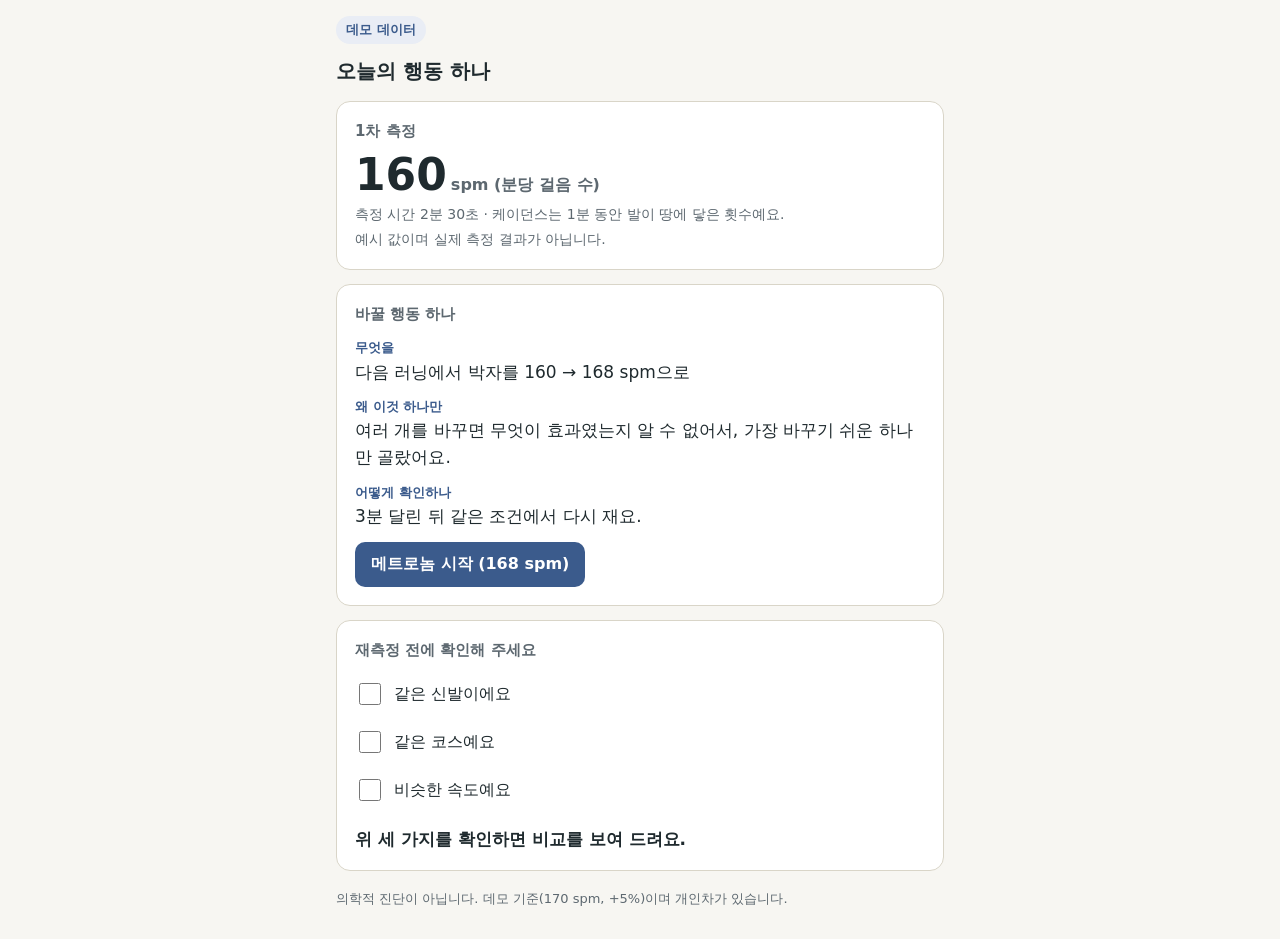
<file: prototypes/백승윤/index.html>
<!doctype html>
<html lang="ko">
<head>
<meta charset="utf-8">
<meta name="viewport" content="width=device-width, initial-scale=1">
<title>행동 카드 · 재측정 비교 (데모)</title>
<style>
  :root {
    --bg: #f7f6f2; --card: #ffffff; --text: #1f2a2e; --muted: #5d6870;
    --line: #d9d5c8; --accent: #3b5b8c; --badge-bg: #e9edf5;
  }
  @media (prefers-color-scheme: dark) {
    :root {
      --bg: #14181b; --card: #1d2327; --text: #e8ecee; --muted: #9aa5ac;
      --line: #333c42; --accent: #8fb0e3; --badge-bg: #26303b;
    }
  }
  * { box-sizing: border-box; }
  body { margin: 0; background: var(--bg); color: var(--text);
    font-family: system-ui, -apple-system, "Segoe UI", "Malgun Gothic", sans-serif; line-height: 1.55; }
  main { max-width: 640px; margin: 0 auto; padding: 16px; }
  .badge { display: inline-block; background: var(--badge-bg); color: var(--accent);
    font-weight: 700; font-size: 13px; padding: 4px 10px; border-radius: 999px; }
  .card { background: var(--card); border: 1px solid var(--line); border-radius: 14px;
    padding: 18px; margin-top: 14px; }
  h1 { font-size: 20px; margin: 12px 0 0; }
  h2 { font-size: 15px; margin: 0 0 8px; color: var(--muted); font-weight: 600; }
  .big { font-size: 44px; font-weight: 800; line-height: 1.1; }
  .unit { font-size: 16px; color: var(--muted); font-weight: 600; margin-left: 4px; }
  .meta { color: var(--muted); font-size: 14px; margin-top: 4px; }
  .row { margin-top: 12px; }
  .row b { display: block; font-size: 13px; color: var(--accent); }
  .row span { font-size: 17px; }
  .check { display: flex; gap: 10px; align-items: center; padding: 10px 0; font-size: 16px; }
  .check input { width: 22px; height: 22px; accent-color: var(--accent); }
  button { font: inherit; background: var(--accent); color: #fff; border: 0; border-radius: 10px;
    padding: 10px 16px; font-weight: 700; cursor: pointer; }
  @media (prefers-color-scheme: dark) { button { color: #0e1214; } }
  button:focus-visible, input:focus-visible { outline: 3px solid var(--accent); outline-offset: 2px; }
  .nums { display: grid; grid-template-columns: repeat(3, 1fr); gap: 8px; text-align: center; }
  .nums div { border: 1px solid var(--line); border-radius: 10px; padding: 10px 4px; }
  .nums small { display: block; color: var(--muted); font-size: 12px; }
  .nums strong { font-size: 24px; }
  .sentence { margin-top: 12px; font-size: 17px; font-weight: 600; }
  .notice { font-size: 13px; color: var(--muted); margin-top: 18px; }
  [hidden] { display: none !important; }
</style>
</head>
<body>
<main>
  <span class="badge">데모 데이터</span>
  <h1>오늘의 행동 하나</h1>

  <section class="card" aria-labelledby="first-h">
    <h2 id="first-h">1차 측정</h2>
    <div><span class="big" id="first-cadence"></span><span class="unit">spm (분당 걸음 수)</span></div>
    <div class="meta" id="first-meta"></div>
    <div class="meta">예시 값이며 실제 측정 결과가 아닙니다.</div>
  </section>

  <section class="card" id="result-card" aria-live="polite"></section>

  <section class="card" id="recheck-card" hidden aria-labelledby="re-h">
    <h2 id="re-h">재측정 전에 확인해 주세요</h2>
    <label class="check"><input type="checkbox" id="c-shoe"> 같은 신발이에요</label>
    <label class="check"><input type="checkbox" id="c-course"> 같은 코스예요</label>
    <label class="check"><input type="checkbox" id="c-speed"> 비슷한 속도예요</label>
    <div id="compare" aria-live="polite"></div>
  </section>

  <p class="notice">의학적 진단이 아닙니다. 데모 기준(170 spm, +5%)이며 개인차가 있습니다.</p>
</main>

<script>
// 데모 데이터: 화면 코드를 고치지 않고 이 값만 바꿔서 시험한다.
const DEMO_DATA = {
  first:   { cadence: 160, durationSec: 150 },
  recheck: { cadence: 166 }
};
const RULES = { minDurationSec: 120, keepAtOrAbove: 170, raise: 1.05 };

const $ = (id) => document.getElementById(id);

function decide(first) {
  if (first.durationSec < RULES.minDurationSec) return { kind: 'insufficient' };
  if (first.cadence >= RULES.keepAtOrAbove) return { kind: 'keep' };
  return { kind: 'action', target: Math.round(first.cadence * RULES.raise) };
}

function renderResult(d) {
  const card = $('result-card');
  const first = DEMO_DATA.first;
  if (d.kind === 'insufficient') {
    card.innerHTML = '<h2>제안</h2><div class="row"><span>데이터가 부족해 이번에는 제안하지 않아요.</span></div>';
  } else if (d.kind === 'keep') {
    card.innerHTML = '<h2>제안</h2><div class="row"><span>지금 박자를 유지하세요. 이번에는 바꿀 행동이 없어요.</span></div>';
  } else {
    card.innerHTML =
      '<h2>바꿀 행동 하나</h2>' +
      '<div class="row"><b>무엇을</b><span>다음 러닝에서 박자를 ' + first.cadence + ' → ' + d.target + ' spm으로</span></div>' +
      '<div class="row"><b>왜 이것 하나만</b><span>여러 개를 바꾸면 무엇이 효과였는지 알 수 없어서, 가장 바꾸기 쉬운 하나만 골랐어요.</span></div>' +
      '<div class="row"><b>어떻게 확인하나</b><span>3분 달린 뒤 같은 조건에서 다시 재요.</span></div>' +
      '<div class="row"><button type="button" id="metro-btn" aria-pressed="false">메트로놈 시작 (' + d.target + ' spm)</button></div>';
    setupMetronome(d.target);
  }
}

// P1: 메트로놈 (외부 파일·네트워크 없이 Web Audio만 사용)
let audioCtx = null, timer = null;
function setupMetronome(bpm) {
  const btn = $('metro-btn');
  btn.addEventListener('click', () => {
    if (timer) {
      clearInterval(timer); timer = null;
      btn.textContent = '메트로놈 시작 (' + bpm + ' spm)';
      btn.setAttribute('aria-pressed', 'false');
      return;
    }
    audioCtx = audioCtx || new (window.AudioContext || window.webkitAudioContext)();
    const tick = () => {
      const o = audioCtx.createOscillator(), g = audioCtx.createGain();
      o.frequency.value = 880; g.gain.value = 0.15;
      o.connect(g); g.connect(audioCtx.destination);
      o.start(); o.stop(audioCtx.currentTime + 0.05);
    };
    tick();
    timer = setInterval(tick, 60000 / bpm);
    btn.textContent = '메트로놈 멈춤';
    btn.setAttribute('aria-pressed', 'true');
  });
}

function renderCompare(d) {
  const box = $('compare');
  const all = $('c-shoe').checked && $('c-course').checked && $('c-speed').checked;
  const none = !$('c-shoe').checked && !$('c-course').checked && !$('c-speed').checked;
  if (none) {
    box.innerHTML = '<div class="sentence">위 세 가지를 확인하면 비교를 보여 드려요.</div>';
    return;
  }
  if (!all) {
    box.innerHTML = '<div class="sentence">조건이 달라 비교하지 않아요.</div>';
    return;
  }
  const f = DEMO_DATA.first.cadence, r = DEMO_DATA.recheck.cadence, t = d.target;
  const moved = r - f;
  const dir = (Math.abs(t - r) < Math.abs(t - f)) ? '목표 쪽으로 ' : '목표 반대쪽으로 ';
  const sign = moved >= 0 ? '+' : '';
  box.innerHTML =
    '<div class="nums">' +
      '<div><small>1차</small><strong>' + f + '</strong></div>' +
      '<div><small>재측정</small><strong>' + r + '</strong></div>' +
      '<div><small>목표</small><strong>' + t + '</strong></div>' +
    '</div>' +
    '<div class="sentence">' + dir + sign + moved + ' spm 움직였어요.</div>';
}

(function init() {
  const first = DEMO_DATA.first;
  $('first-cadence').textContent = first.cadence;
  const min = Math.floor(first.durationSec / 60), sec = first.durationSec % 60;
  $('first-meta').textContent = '측정 시간 ' + min + '분 ' + sec + '초 · 케이던스는 1분 동안 발이 땅에 닿은 횟수예요.';
  const d = decide(first);
  renderResult(d);
  if (d.kind === 'action') {
    $('recheck-card').hidden = false;
    ['c-shoe', 'c-course', 'c-speed'].forEach((id) => $(id).addEventListener('change', () => renderCompare(d)));
    renderCompare(d);
  }
})();
</script>
</body>
</html>
</file>
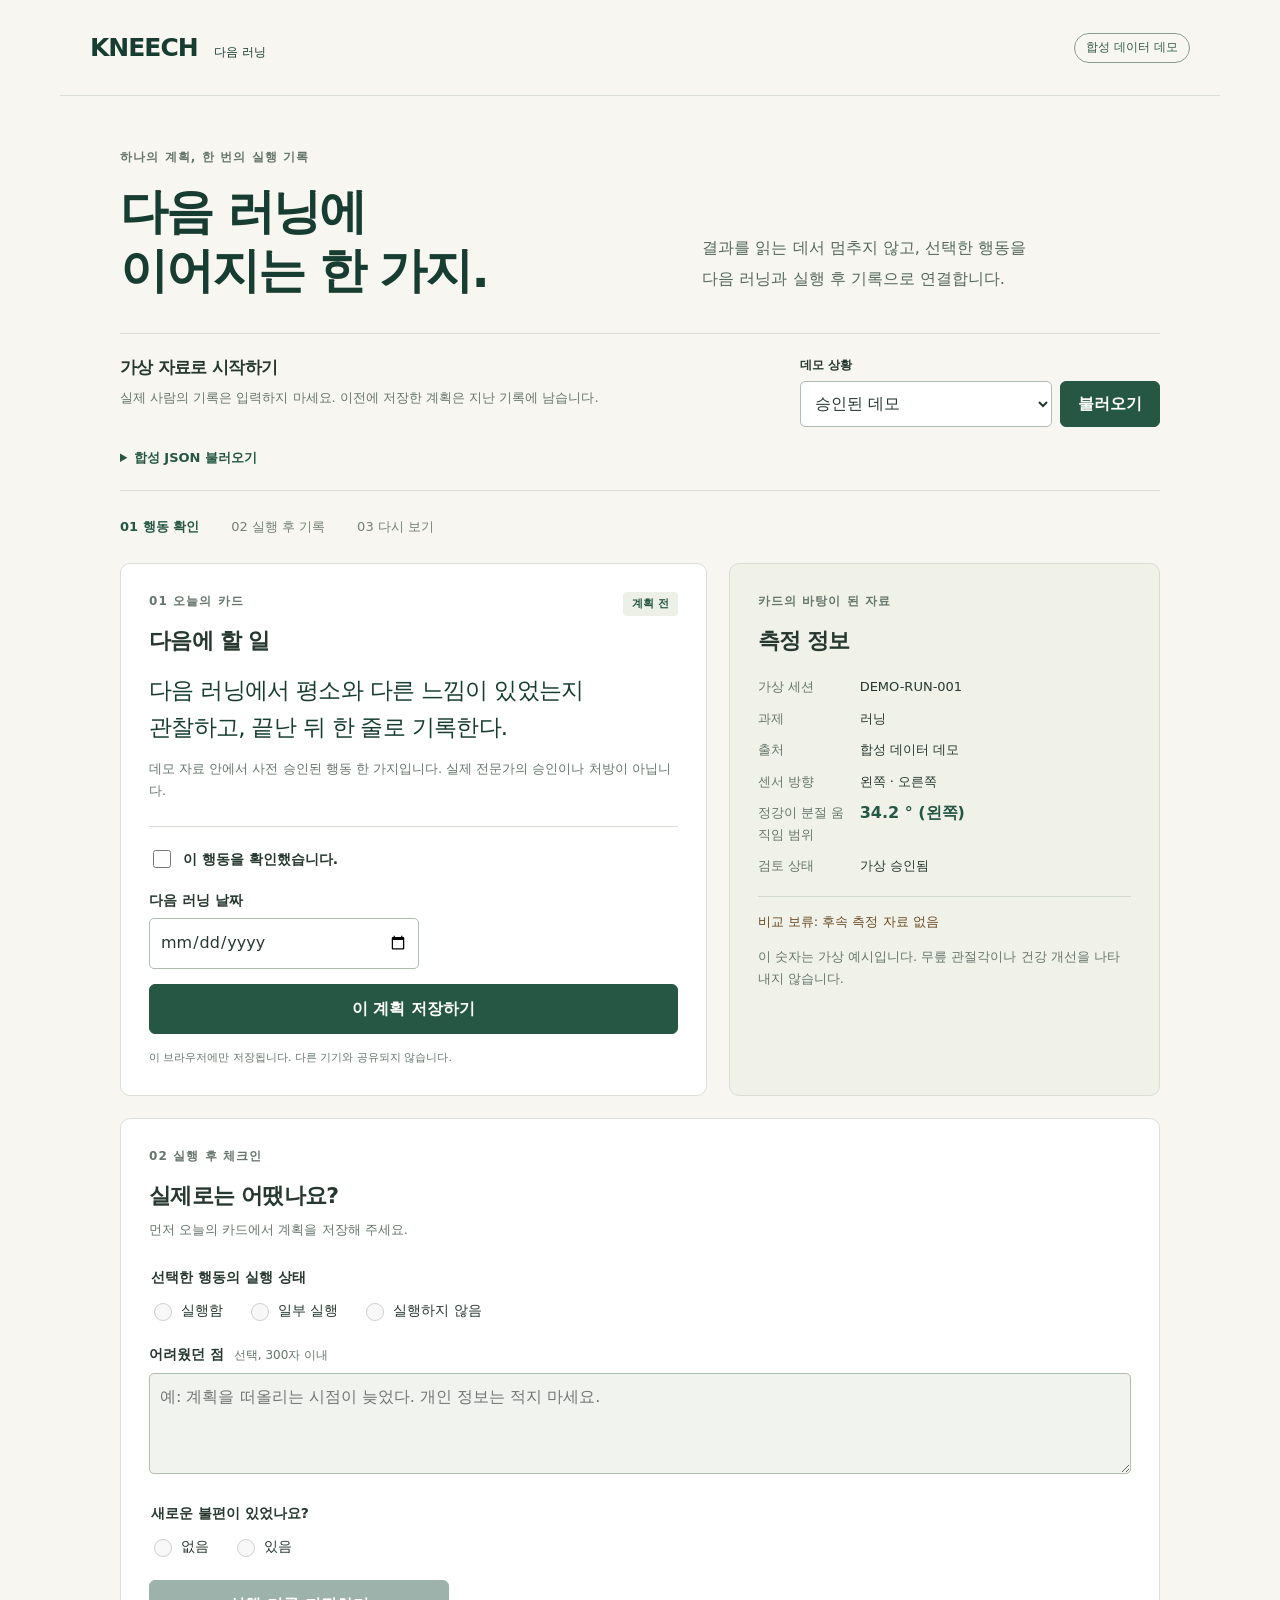
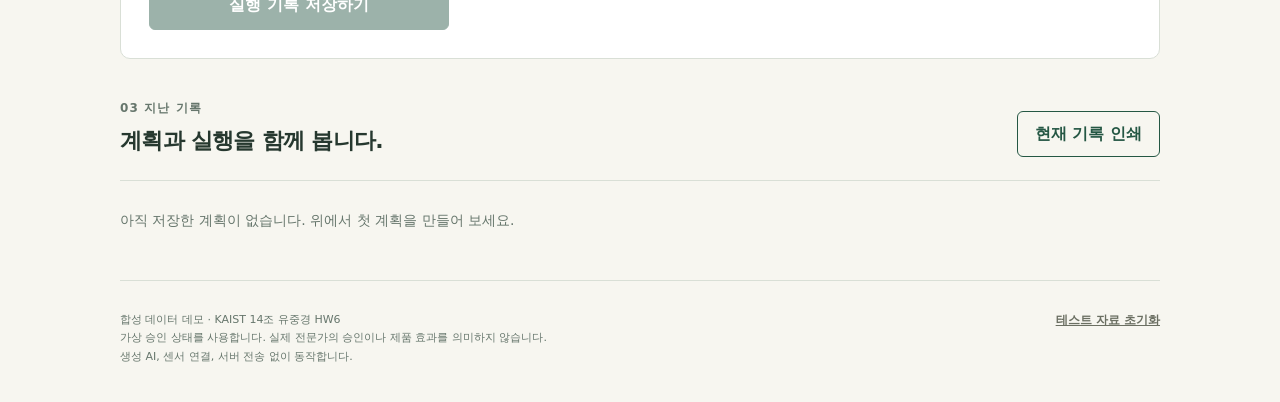
<file: prototypes/유중경/index.html>
<!doctype html>
<html lang="ko">
<head>
  <meta charset="utf-8"><meta name="viewport" content="width=device-width, initial-scale=1">
  <title>KNEECH 다음 러닝 코칭 카드</title>
  <link rel="stylesheet" href="style.css">
  <script src="core.js" defer></script><script src="app.js" defer></script>
</head>
<body>
  <header class="topbar"><a class="wordmark" href="#">KNEECH<span>다음 러닝</span></a><span class="demo-label">합성 데이터 데모</span></header>
  <main>
    <section class="intro"><p class="eyebrow">하나의 계획, 한 번의 실행 기록</p><h1>다음 러닝에 <br>이어지는 한 가지.</h1><p class="intro-copy">결과를 읽는 데서 멈추지 않고, 선택한 행동을<br class="desktop"> 다음 러닝과 실행 후 기록으로 연결합니다.</p></section>
    <div id="message" class="message" role="status" aria-live="polite" hidden></div>
    <section class="source-panel no-print" aria-labelledby="source-title">
      <div><h2 id="source-title">가상 자료로 시작하기</h2><p>실제 사람의 기록은 입력하지 마세요. 이전에 저장한 계획은 지난 기록에 남습니다.</p></div>
      <div class="source-controls"><label for="scenario">데모 상황</label><div class="inline"><select id="scenario"><option value="approved">승인된 데모</option><option value="pending">미승인 데모</option><option value="missing">단측·누락 데모</option><option value="mismatch">과제 불일치 데모</option></select><button id="load-demo" type="button">불러오기</button></div></div>
      <details class="import"><summary>합성 JSON 불러오기</summary><p>예시와 같은 형식만 지원합니다. 실제 식별정보가 들어간 추가 필드는 거절합니다.</p><a href="fixtures/approved.json" download>예시 JSON 내려받기</a><label for="json-file">JSON 파일 선택 (최대 100KB)</label><input type="file" id="json-file" accept=".json,application/json"><label for="json-input">또는 JSON 붙여넣기</label><textarea id="json-input" rows="4" maxlength="100000" spellcheck="false" placeholder="합성 JSON만 붙여넣어 주세요"></textarea><button id="import-json" class="secondary" type="button">입력 자료 불러오기</button></details>
    </section>
    <nav class="steps" aria-label="사용 흐름"><span id="step-one">01 행동 확인</span><span id="step-two">02 실행 후 기록</span><span id="step-three">03 다시 보기</span></nav>
    <div class="workspace">
      <section class="card action-card" aria-labelledby="card-title">
        <div class="section-head"><p class="eyebrow">01 오늘의 카드</p><span id="state-badge" class="status-badge"></span></div>
        <h2 id="card-title">다음에 할 일</h2><p id="action-text" class="action-text"></p>
        <p id="approval-note" class="subtle"></p>
        <div id="review-notice" class="review-notice" hidden></div>
        <form id="plan-form" novalidate class="no-print">
          <label class="check-label"><input type="checkbox" id="action-confirm">이 행동을 확인했습니다.</label>
          <label for="plan-date">다음 러닝 날짜</label><input id="plan-date" type="date" required>
          <button id="save-plan" class="primary" type="submit">이 계획 저장하기</button>
        </form>
        <div id="plan-summary" class="saved-summary" hidden></div>
        <p class="local-note">이 브라우저에만 저장됩니다. 다른 기기와 공유되지 않습니다.</p>
      </section>
      <aside class="card facts-card" aria-labelledby="facts-title"><p class="eyebrow">카드의 바탕이 된 자료</p><h2 id="facts-title">측정 정보</h2><dl id="facts"></dl><p id="comparison" class="comparison"></p><p class="subtle">이 숫자는 가상 예시입니다. 무릎 관절각이나 건강 개선을 나타내지 않습니다.</p></aside>
    </div>
    <section class="card checkin-card" aria-labelledby="checkin-title"><p class="eyebrow">02 실행 후 체크인</p><h2 id="checkin-title">실제로는 어땠나요?</h2><p id="checkin-helper" class="subtle">먼저 오늘의 카드에서 계획을 저장해 주세요.</p>
      <form id="checkin-form" novalidate class="no-print"><fieldset id="checkin-fields" disabled>
        <legend>선택한 행동의 실행 상태</legend><div class="radio-row"><label><input type="radio" name="execution" value="done">실행함</label><label><input type="radio" name="execution" value="partial">일부 실행</label><label><input type="radio" name="execution" value="not_done">실행하지 않음</label></div>
        <label for="barrier">어려웠던 점 <span class="optional">선택, 300자 이내</span></label><textarea id="barrier" maxlength="300" rows="3" placeholder="예: 계획을 떠올리는 시점이 늦었다. 개인 정보는 적지 마세요."></textarea>
        <fieldset class="discomfort"><legend>새로운 불편이 있었나요?</legend><div class="radio-row"><label><input type="radio" name="discomfort" value="no">없음</label><label><input type="radio" name="discomfort" value="yes">있음</label></div></fieldset>
        <button type="submit" class="primary" id="save-checkin">실행 기록 저장하기</button>
      </fieldset></form><div id="checkin-summary" class="saved-summary" hidden></div>
    </section>
    <section class="history-section" aria-labelledby="history-title"><div class="history-head"><div><p class="eyebrow">03 지난 기록</p><h2 id="history-title">계획과 실행을 함께 봅니다.</h2></div><button id="print" type="button" class="secondary no-print">현재 기록 인쇄</button></div><div id="history"></div></section>
    <footer><p>합성 데이터 데모 · KAIST 14조 유중경 HW6<br>가상 승인 상태를 사용합니다. 실제 전문가의 승인이나 제품 효과를 의미하지 않습니다.<br>생성 AI, 센서 연결, 서버 전송 없이 동작합니다.</p><button id="reset" class="text-button no-print" type="button">테스트 자료 초기화</button></footer>
  </main>
</body>
</html>
</file>
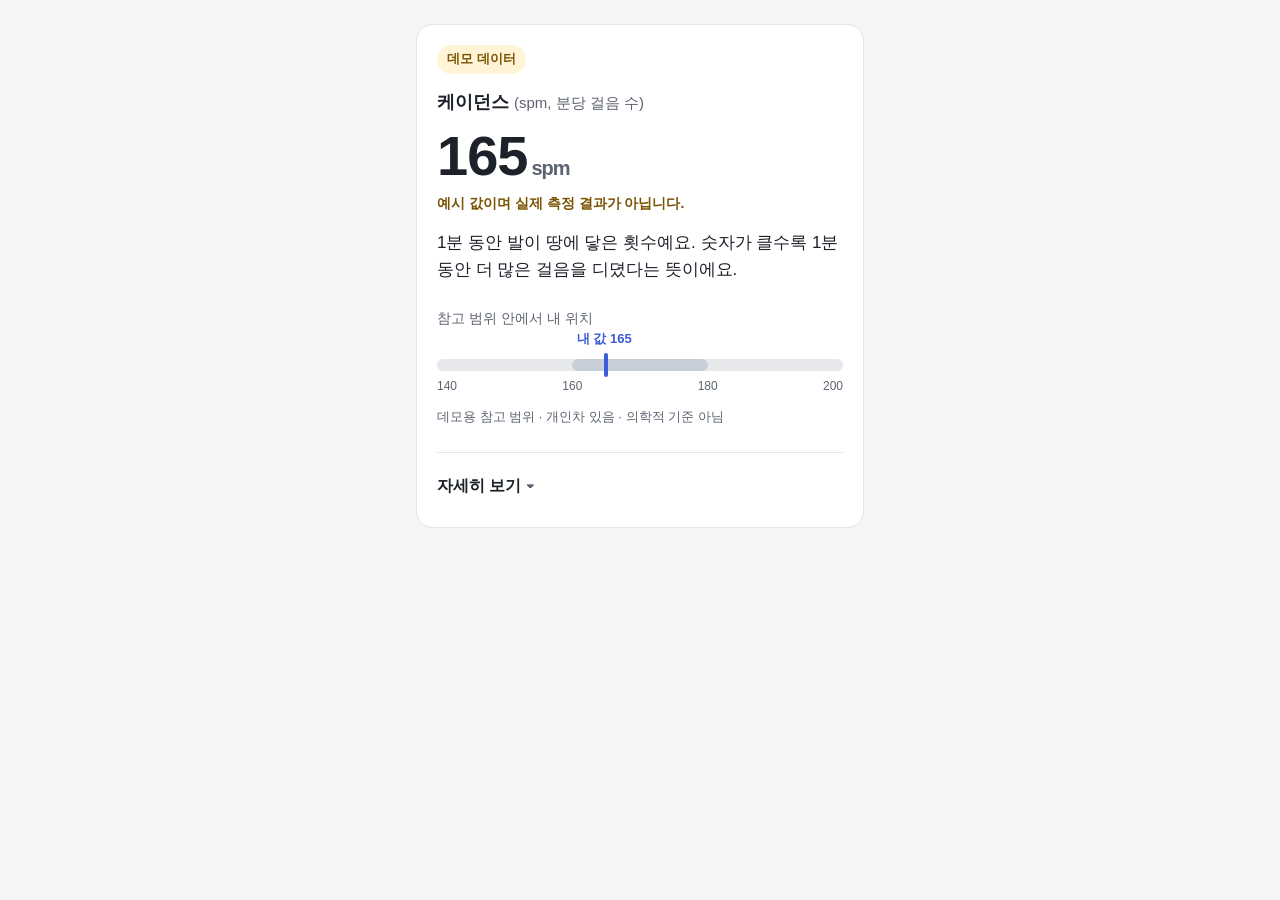
<file: prototypes/장현아/index.html>
<!doctype html>
<html lang="ko">
<head>
<meta charset="utf-8">
<meta name="viewport" content="width=device-width, initial-scale=1">
<title>Running Insight Card</title>
<script>
  // ── 데모 데이터 ─────────────────────────────────────────────
  // 실제 측정값이 아닙니다. 실제 센서 데이터 연동(P2) 때 이 객체만 교체합니다.
  const DEMO_DATA = {
    isDemo: true,
    metric: "케이던스",
    unit: "spm",
    unitLabel: "분당 걸음 수",
    value: 165,
    // 데모용 참고 범위입니다. 검증된 의학적 기준이 아닙니다.
    referenceRange: { min: 160, max: 180 },
    // 막대 양 끝에 보일 눈금 범위
    scale: { min: 140, max: 200 },
  };
</script>
<style>
  :root {
    --bg: #f4f5f7;
    --card: #ffffff;
    --text: #1d2129;
    --muted: #5c6370;
    --line: #e2e5ea;
    --badge-bg: #fff4d6;
    --badge-text: #7a5300;
    --track: #e6e8ec;
    --band: #c9cfd9;
    --marker: #3b5bdb;
    --focus: #3b5bdb;
  }
  @media (prefers-color-scheme: dark) {
    :root:not([data-theme="light"]) {
      --bg: #111317;
      --card: #1b1e24;
      --text: #e8eaee;
      --muted: #a3a9b4;
      --line: #2c3038;
      --badge-bg: #3d3216;
      --badge-text: #f3d68a;
      --track: #2c3038;
      --band: #4a515e;
      --marker: #8ea6ff;
      --focus: #8ea6ff;
    }
  }
  :root[data-theme="dark"] {
    --bg: #111317;
    --card: #1b1e24;
    --text: #e8eaee;
    --muted: #a3a9b4;
    --line: #2c3038;
    --badge-bg: #3d3216;
    --badge-text: #f3d68a;
    --track: #2c3038;
    --band: #4a515e;
    --marker: #8ea6ff;
    --focus: #8ea6ff;
  }

  * { box-sizing: border-box; }
  body {
    margin: 0;
    background: var(--bg);
    color: var(--text);
    font-family: -apple-system, BlinkMacSystemFont, "Apple SD Gothic Neo", "Noto Sans KR", "Malgun Gothic", sans-serif;
    line-height: 1.6;
    word-break: keep-all;
    overflow-wrap: anywhere;
  }
  main {
    max-width: 480px;
    margin: 0 auto;
    padding: 24px 16px 40px;
  }
  .card {
    background: var(--card);
    border: 1px solid var(--line);
    border-radius: 16px;
    padding: 20px;
  }
  .badge {
    display: inline-block;
    background: var(--badge-bg);
    color: var(--badge-text);
    font-size: 13px;
    font-weight: 700;
    padding: 4px 10px;
    border-radius: 999px;
  }
  h1 {
    font-size: 18px;
    margin: 14px 0 0;
  }
  h1 .unit-label {
    color: var(--muted);
    font-weight: 400;
    font-size: 15px;
  }
  .value {
    margin: 8px 0 0;
    font-size: 56px;
    font-weight: 800;
    line-height: 1.1;
    letter-spacing: -1px;
  }
  .value .unit {
    font-size: 20px;
    font-weight: 600;
    color: var(--muted);
    margin-left: 4px;
  }
  .demo-note {
    margin: 6px 0 0;
    font-size: 14px;
    color: var(--badge-text);
    font-weight: 600;
  }
  .summary {
    margin: 14px 0 0;
    font-size: 17px;
  }

  .range { margin-top: 24px; }
  .range-title {
    font-size: 14px;
    color: var(--muted);
    margin: 0 0 30px;
  }
  .bar {
    position: relative;
    height: 12px;
    background: var(--track);
    border-radius: 999px;
  }
  .band {
    position: absolute;
    top: 0;
    bottom: 0;
    background: var(--band);
    border-radius: 999px;
  }
  .marker {
    position: absolute;
    top: -6px;
    width: 4px;
    height: 24px;
    margin-left: -2px;
    background: var(--marker);
    border-radius: 2px;
  }
  .marker-label {
    position: absolute;
    bottom: 28px;
    transform: translateX(-50%);
    white-space: nowrap;
    font-size: 13px;
    font-weight: 700;
    color: var(--marker);
  }
  .ticks {
    position: relative;
    height: 20px;
    margin-top: 6px;
    font-size: 12px;
    color: var(--muted);
  }
  .ticks span {
    position: absolute;
    transform: translateX(-50%);
    white-space: nowrap;
  }
  .ticks span:first-child { transform: none; }
  .ticks span:last-child { transform: translateX(-100%); }
  .range-note {
    margin: 10px 0 0;
    font-size: 13px;
    color: var(--muted);
  }

  details {
    margin-top: 24px;
    border-top: 1px solid var(--line);
    padding-top: 12px;
  }
  summary {
    cursor: pointer;
    font-weight: 700;
    font-size: 16px;
    padding: 8px 0;
    list-style: none;
  }
  summary::-webkit-details-marker { display: none; }
  summary::after { content: " ▾"; color: var(--muted); }
  details[open] summary::after { content: " ▴"; }
  summary:focus-visible {
    outline: 2px solid var(--focus);
    outline-offset: 4px;
    border-radius: 4px;
  }
  details section { margin-top: 12px; }
  details h2 {
    font-size: 15px;
    margin: 0 0 4px;
  }
  details p {
    margin: 0;
    font-size: 15px;
    color: var(--muted);
  }
</style>
</head>
<body>
<main>
  <article class="card" aria-labelledby="metric-title">
    <span class="badge" id="demo-badge">데모 데이터</span>

    <h1 id="metric-title">
      <span id="metric-name"></span>
      <span class="unit-label" id="metric-unit-label"></span>
    </h1>

    <p class="value" id="metric-value"></p>
    <p class="demo-note" id="demo-note">예시 값이며 실제 측정 결과가 아닙니다.</p>

    <p class="summary">1분 동안 발이 땅에 닿은 횟수예요. 숫자가 클수록 1분 동안 더 많은 걸음을 디뎠다는 뜻이에요.</p>

    <section class="range" aria-labelledby="range-title">
      <p class="range-title" id="range-title">참고 범위 안에서 내 위치</p>
      <div class="bar" id="bar" role="img">
        <div class="band" id="band"></div>
        <div class="marker" id="marker"><span class="marker-label" id="marker-label"></span></div>
      </div>
      <div class="ticks" id="ticks" aria-hidden="true"></div>
      <p class="range-note">데모용 참고 범위 · 개인차 있음 · 의학적 기준 아님</p>
    </section>

    <details>
      <summary>자세히 보기</summary>

      <section>
        <h2>케이던스는 이렇게 세요</h2>
        <p>달리는 동안 발이 땅에 닿을 때마다 한 걸음으로 세고, 그 수를 1분 기준으로 바꾼 값이에요. KNEECH는 무릎에 찬 센서의 움직임으로 걸음을 세는 방식을 목표로 하고 있어요.</p>
      </section>

      <section>
        <h2>왜 사람마다 다를까요</h2>
        <p>케이던스는 키, 다리 길이, 달리는 속도, 러닝 경험에 따라 자연스럽게 달라져요. 같은 사람도 천천히 달릴 때와 빠르게 달릴 때 숫자가 달라요. 그래서 하나의 정답 숫자는 없어요.</p>
      </section>

      <section>
        <h2>이 데이터에 대해</h2>
        <p>지금 보이는 숫자는 화면을 설명하기 위해 만든 예시 값이에요. 실제로 측정한 결과가 아니고, 참고 범위도 검증된 기준이 아닌 데모용 예시예요. 센서 측정은 아직 검증 중이에요.</p>
      </section>
    </details>
  </article>
</main>

<script>
  (function render(data) {
    const pct = (v) => ((v - data.scale.min) / (data.scale.max - data.scale.min)) * 100;
    const clamp = (n) => Math.min(100, Math.max(0, n));

    document.getElementById("demo-badge").hidden = !data.isDemo;
    document.getElementById("demo-note").hidden = !data.isDemo;

    document.getElementById("metric-name").textContent = data.metric;
    document.getElementById("metric-unit-label").textContent = `(${data.unit}, ${data.unitLabel})`;

    const valueEl = document.getElementById("metric-value");
    valueEl.textContent = data.value;
    const unitEl = document.createElement("span");
    unitEl.className = "unit";
    unitEl.textContent = data.unit;
    valueEl.appendChild(unitEl);

    const { min, max } = data.referenceRange;
    const band = document.getElementById("band");
    band.style.left = `${clamp(pct(min))}%`;
    band.style.width = `${clamp(pct(max)) - clamp(pct(min))}%`;

    document.getElementById("marker").style.left = `${clamp(pct(data.value))}%`;
    document.getElementById("marker-label").textContent = `내 값 ${data.value}`;

    const ticks = document.getElementById("ticks");
    [data.scale.min, min, max, data.scale.max].forEach((t) => {
      const s = document.createElement("span");
      s.style.left = `${pct(t)}%`;
      s.textContent = t;
      ticks.appendChild(s);
    });

    document.getElementById("bar").setAttribute(
      "aria-label",
      `데모용 참고 범위 ${min}에서 ${max} ${data.unit} 사이에서 내 값 ${data.value} ${data.unit}의 위치`
    );
  })(DEMO_DATA);
</script>
</body>
</html>
</file>
<file: prototypes/유중경/style.css>
*{box-sizing:border-box} :root{color-scheme:light;--paper:#f7f6f0;--ink:#173d32;--muted:#66766c;--line:#d9dfd6;--green:#255744;--soft:#edf0e6;--orange:#8d4218}body{margin:0;background:var(--paper);color:#26382f;font-family:"Malgun Gothic","Apple SD Gothic Neo",system-ui,sans-serif;line-height:1.65}button,input,select,textarea{font:inherit}button,a,input,select,textarea{outline-offset:4px}button{cursor:pointer;border:1px solid var(--green);border-radius:6px;padding:10px 17px;background:var(--green);color:#fff;font-weight:650;line-height:1.5}button:hover:not(:disabled){background:#173f31}button:disabled{opacity:.45;cursor:not-allowed}a{color:var(--green)}h1,h2,p{margin:0}h2{font-size:22px;letter-spacing:-.7px;line-height:1.4}label{display:block;font-size:14px;font-weight:600}input:not([type=radio]):not([type=checkbox]),select,textarea{width:100%;background:#fff;border:1px solid #aebeb0;border-radius:5px;padding:10px;color:#26382f}textarea{resize:vertical}input[type=checkbox],input[type=radio]{accent-color:var(--green);width:18px;height:18px;flex-shrink:0}input:disabled,textarea:disabled{background:#f1f3ee}fieldset{padding:0;border:0;margin:0;min-width:0}legend{font-size:14px;font-weight:600;margin-bottom:10px}.topbar{max-width:1160px;margin:auto;padding:27px 30px;display:flex;align-items:center;justify-content:space-between;border-bottom:1px solid var(--line)}.wordmark{text-decoration:none;color:var(--ink);font-weight:850;font-size:25px;letter-spacing:-1px}.wordmark span{font-size:12px;letter-spacing:0;margin-left:16px;font-weight:500}.demo-label{font-size:12px;border:1px solid #8a9d8d;padding:4px 11px;border-radius:20px;color:#345a45}main{max-width:1100px;padding:0 30px;margin:auto}.intro{padding:52px 0 34px;position:relative}.eyebrow{font-size:12px;font-weight:700;color:var(--muted);letter-spacing:1.1px;margin-bottom:14px}h1{font-size:48px;line-height:1.22;letter-spacing:-2px;color:var(--ink);font-weight:750}.intro-copy{position:absolute;left:56%;bottom:39px;font-size:16px;color:#55695b;line-height:1.9}.source-panel{border-top:1px solid var(--line);border-bottom:1px solid var(--line);padding:22px 0;display:grid;grid-template-columns:1fr 360px;gap:20px}.source-panel h2{font-size:17px;margin-bottom:7px}.source-panel p{font-size:13px;color:var(--muted)}.source-controls label{font-size:12px;margin-bottom:5px}.inline{display:flex;gap:8px}.inline select{flex:1}.inline button{flex-shrink:0}.import{grid-column:1/-1;font-size:13px}.import summary{cursor:pointer;color:var(--green);font-weight:600}.import p{margin:12px 0 4px}.import label{margin:12px 0 5px}.import button{margin-top:10px}.steps{display:flex;gap:32px;padding:25px 0;font-size:13px;color:#748174}.steps .active{color:var(--green);font-weight:750}.workspace{display:grid;grid-template-columns:1.36fr 1fr;gap:22px}.card{background:#fff;border:1px solid var(--line);border-radius:10px;padding:28px}.section-head{display:flex;gap:15px;justify-content:space-between;align-items:start}.status-badge{font-size:11px;font-weight:700;color:var(--green);padding:3px 9px;background:var(--soft);border-radius:4px;white-space:nowrap}.status-badge.warning{background:#fbecdf;color:var(--orange)}.action-text{font-size:23px;line-height:1.6;letter-spacing:-.7px;color:var(--ink);margin:16px 0 12px;word-break:keep-all;overflow-wrap:anywhere}.subtle{font-size:13px;color:var(--muted);line-height:1.7}.action-card form{margin-top:24px;border-top:1px solid var(--line);padding-top:20px}.check-label{display:flex;gap:9px;align-items:center;margin-bottom:18px}.action-card input[type=date]{margin:6px 0 15px;max-width:270px;display:block}.primary{width:100%;padding:12px 18px}.local-note{font-size:11px;color:var(--muted);margin-top:15px}.facts-card{background:#f0f2ea}.facts-card dl{margin:20px 0}.facts-card dl div{display:grid;grid-template-columns:90px 1fr;gap:12px;margin-bottom:10px;font-size:13px}.facts-card dt{color:var(--muted)}.facts-card dd{margin:0;word-break:break-word}.facts-card .metric-row dd{font-weight:750;font-size:16px;line-height:1.4;color:var(--green)}.comparison{font-size:13px;color:#6a4b25;border-top:1px solid #d2d9cd;padding-top:14px;margin-bottom:13px}.review-notice{font-size:14px;background:#fff0e3;color:#803b18;border-left:3px solid #b36a39;padding:14px;margin-top:17px}.saved-summary{margin-top:18px;background:var(--soft);padding:16px;border-radius:5px;font-size:14px;overflow-wrap:anywhere}.saved-summary p+p{margin-top:8px}.checkin-card{margin-top:22px}.checkin-card h2{margin-bottom:8px}.checkin-card form{margin-top:24px}.radio-row{display:flex;gap:10px 23px;flex-wrap:wrap;margin-bottom:21px}.radio-row label{display:flex;align-items:center;gap:6px;font-weight:500}.checkin-card textarea{margin:7px 0 20px}.optional{font-size:12px;color:var(--muted);font-weight:400;margin-left:5px}.discomfort{margin-top:0}.checkin-card .primary{max-width:300px}.history-section{margin-top:40px}.history-head{display:flex;justify-content:space-between;gap:20px;align-items:end;margin-bottom:23px}.history-head .eyebrow{margin-bottom:8px}.secondary{background:transparent;color:var(--green)}.secondary:hover:not(:disabled){background:var(--soft)}.empty-history{padding:28px 0;border-top:1px solid var(--line);font-size:14px;color:var(--muted)}.history-item{border-top:1px solid var(--line);padding:22px 0;display:grid;grid-template-columns:140px 1fr;gap:24px;break-inside:avoid;overflow-wrap:anywhere}.history-item h3{margin:0;font-size:16px;color:var(--ink)}.history-item p{font-size:14px;margin-bottom:7px}.history-item .history-meta{font-size:12px;color:var(--muted)}.history-item .needs-review{color:var(--orange);font-weight:650}.message{padding:15px 18px;border:1px solid #a0b29c;background:#e8f0e3;border-radius:6px;font-size:14px;margin-bottom:18px;overflow-wrap:anywhere}.message.error{border-color:#d0a98a;background:#fff0e3;color:#803b18}footer{padding:30px 0 36px;border-top:1px solid var(--line);margin-top:20px;display:flex;gap:25px;align-items:start;justify-content:space-between}footer p{font-size:11px;color:var(--muted)}.text-button{padding:0;background:transparent;color:#6b6f62;border:0;font-size:12px;text-decoration:underline;white-space:nowrap}.text-button:hover:not(:disabled){background:transparent;color:var(--green)}[hidden]{display:none!important}@media(max-width:720px){.topbar{padding:20px}.wordmark span{display:none}main{padding:0 20px}.intro{padding-top:35px}h1{font-size:38px}.intro-copy{position:static;margin-top:21px;font-size:14px}.desktop{display:none}.source-panel{grid-template-columns:1fr;gap:17px}.workspace{grid-template-columns:1fr;gap:15px}.card{padding:22px}.steps{gap:20px;font-size:11px}.action-text{font-size:21px}.history-head{align-items:start;flex-direction:column}.history-item{grid-template-columns:1fr;gap:8px}.radio-row{gap:12px}.checkin-card .primary{max-width:none}footer{flex-direction:column}.facts-card dl div{grid-template-columns:83px 1fr}.intro br{display:none}}@media print{@page{size:A4;margin:15mm}body{font-size:10pt;background:white;color:#111}.no-print,.intro-copy,.steps,#message{display:none!important}.topbar,main{padding:0;max-width:none}.topbar{padding-bottom:10px}.intro{padding:20px 0}h1{font-size:25pt;line-height:1.3}h1 br{display:none}.eyebrow{font-size:9pt;margin-bottom:7px}h2{font-size:15pt}.workspace{grid-template-columns:1.2fr 1fr;gap:12px}.card{padding:15px;border-color:#aaa;border-radius:0;break-inside:avoid}.action-text{font-size:15pt}.subtle,.facts-card dl div,.comparison,.history-item p{font-size:9pt}.status-badge{border:1px solid #aaa}.checkin-card{margin-top:15px}.history-section{margin-top:20px}.history-item{padding:14px 0;grid-template-columns:110px 1fr}.history-head{margin-bottom:14px}footer{padding-bottom:0}.demo-label{font-size:10pt}.saved-summary{background:white;border-top:1px solid #bbb;padding:12px 0}.review-notice{background:white;border:1px solid #999}.facts-card{background:white}a{color:inherit;text-decoration:none}}
@media print{.history-head{break-after:avoid}.history-section{break-inside:avoid}}
</file>
